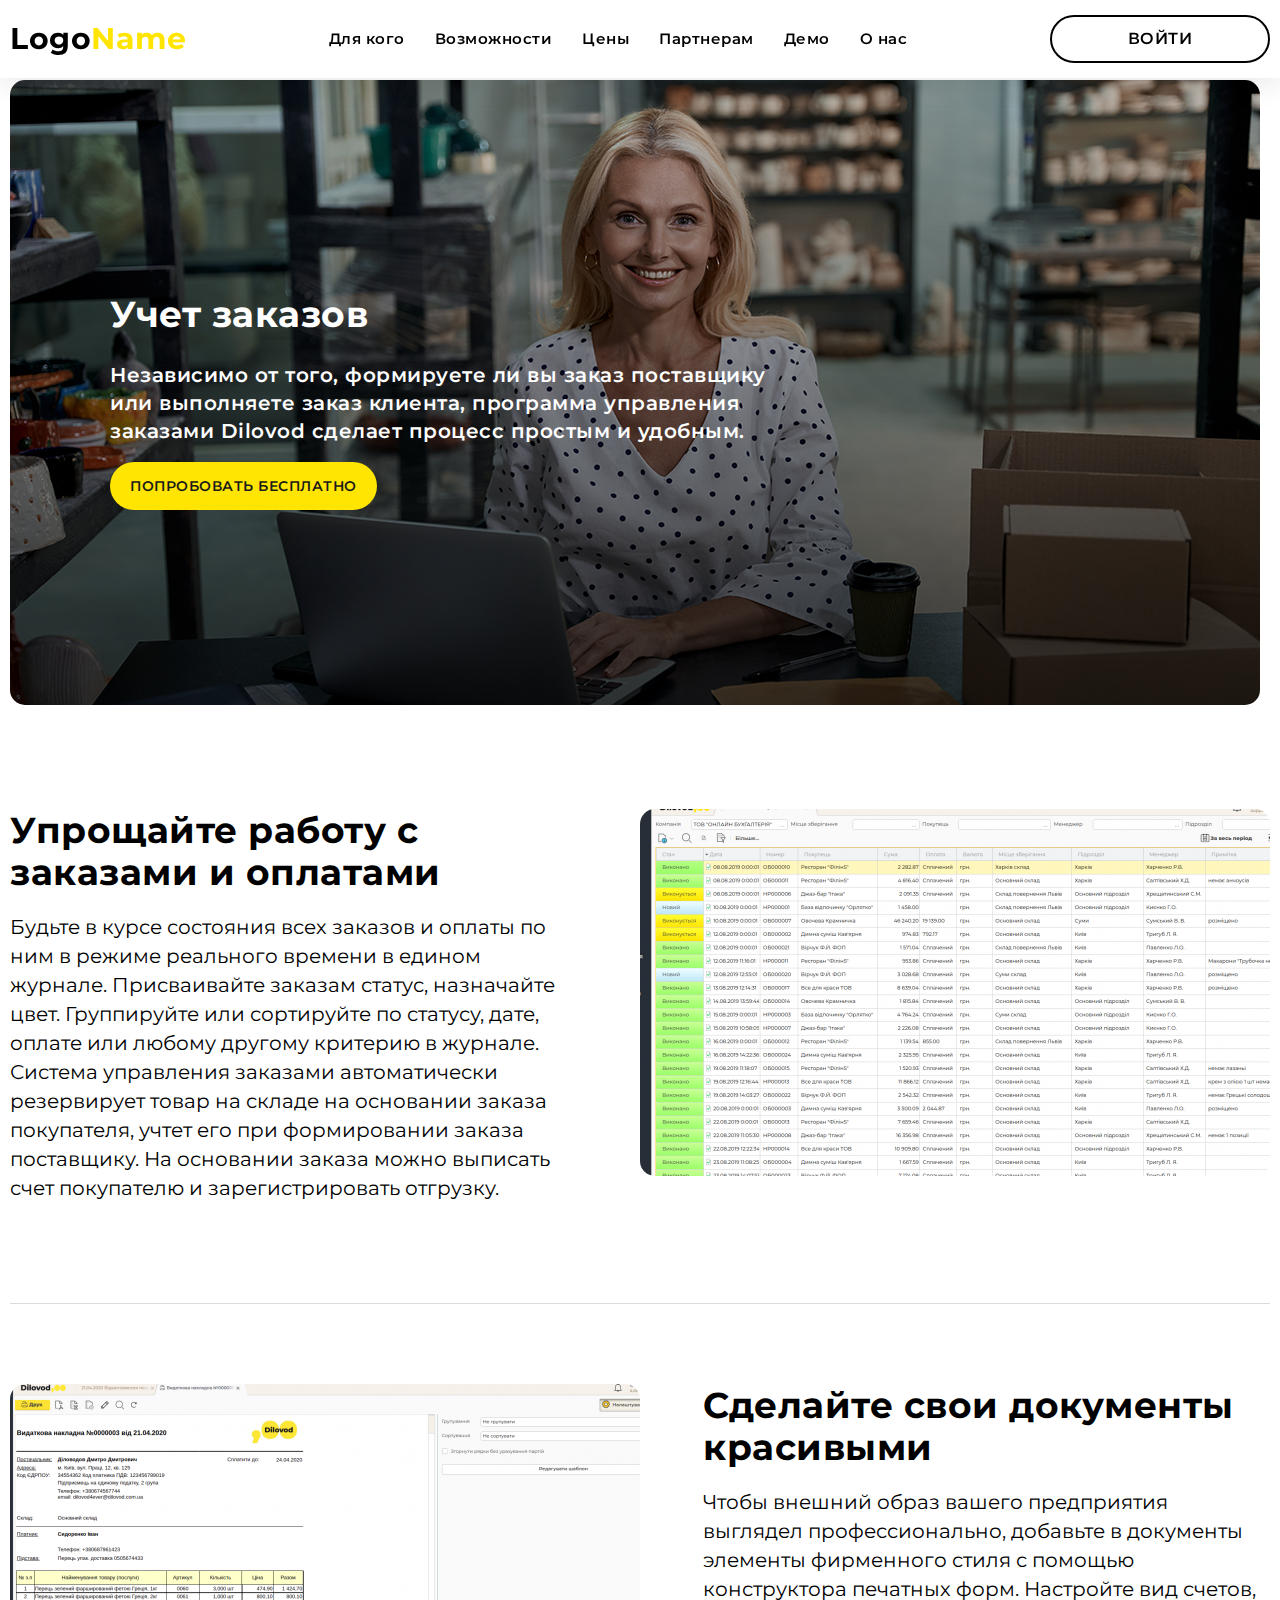
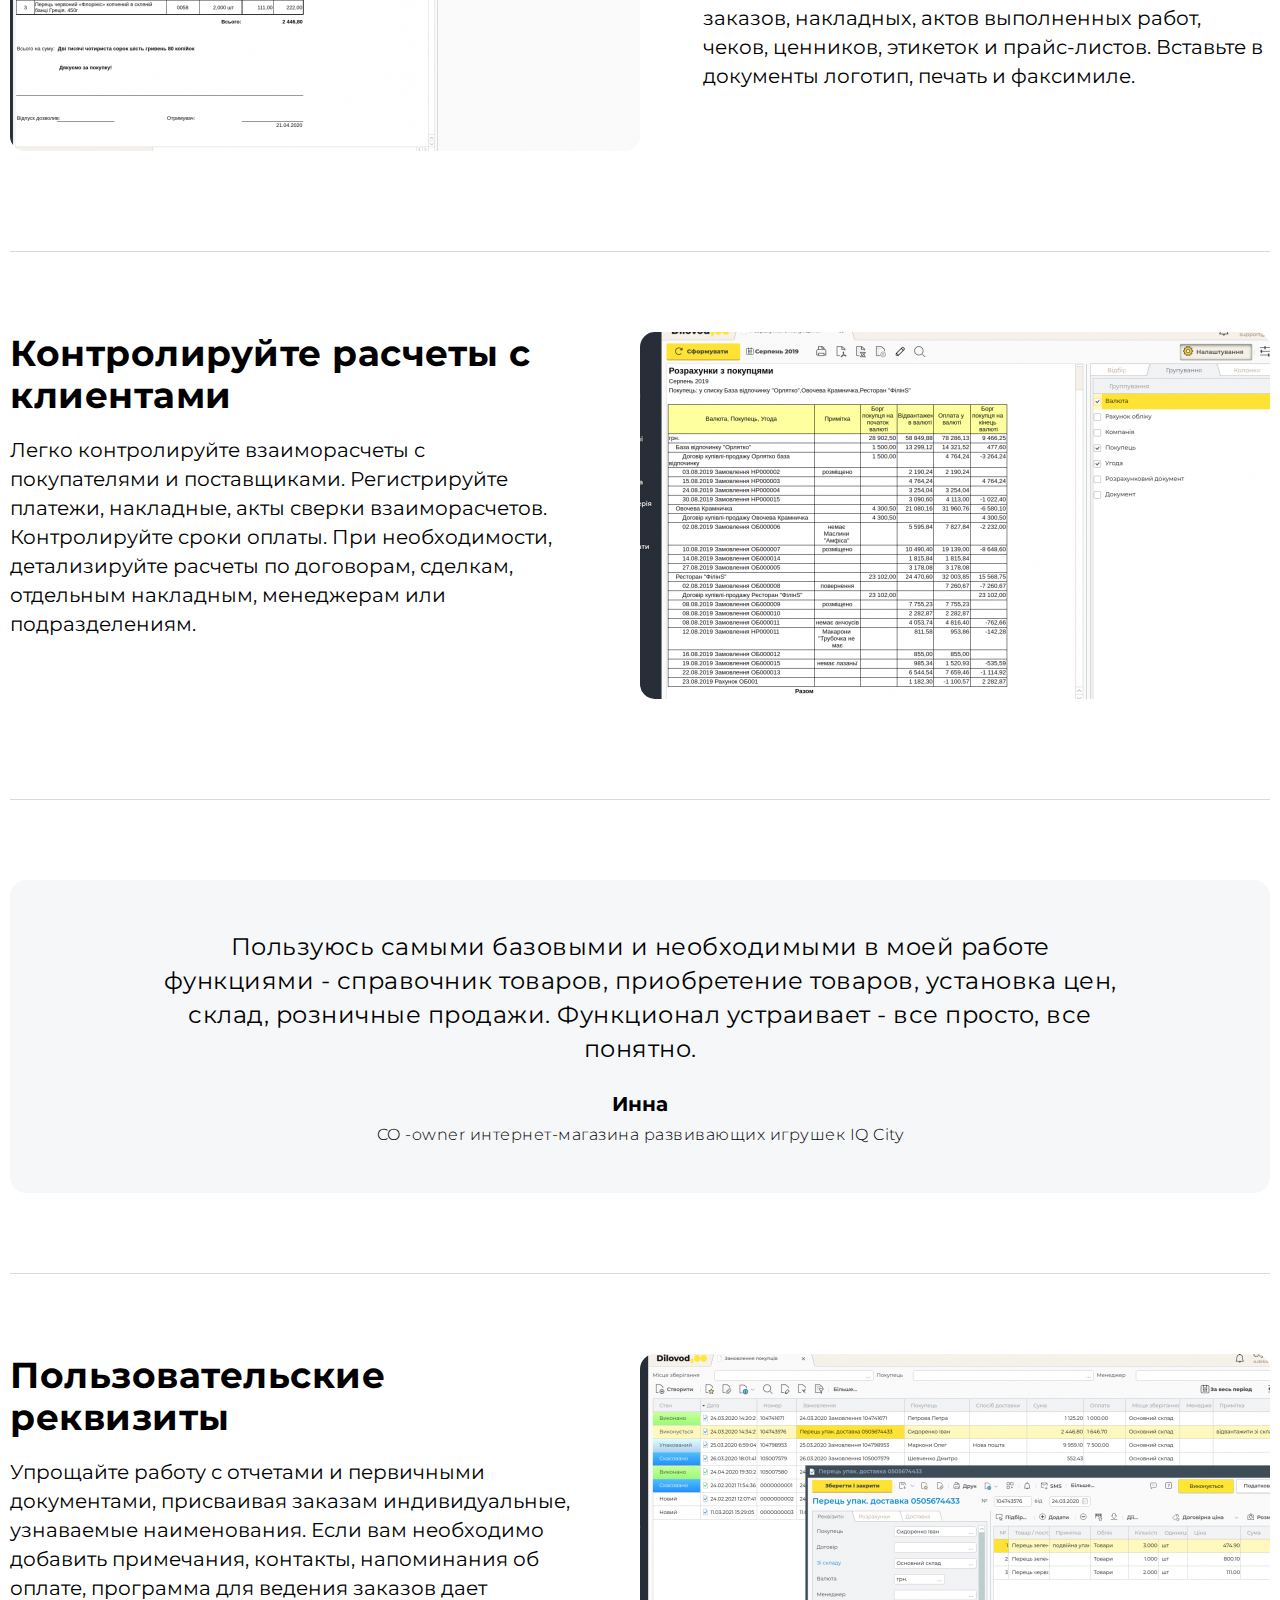
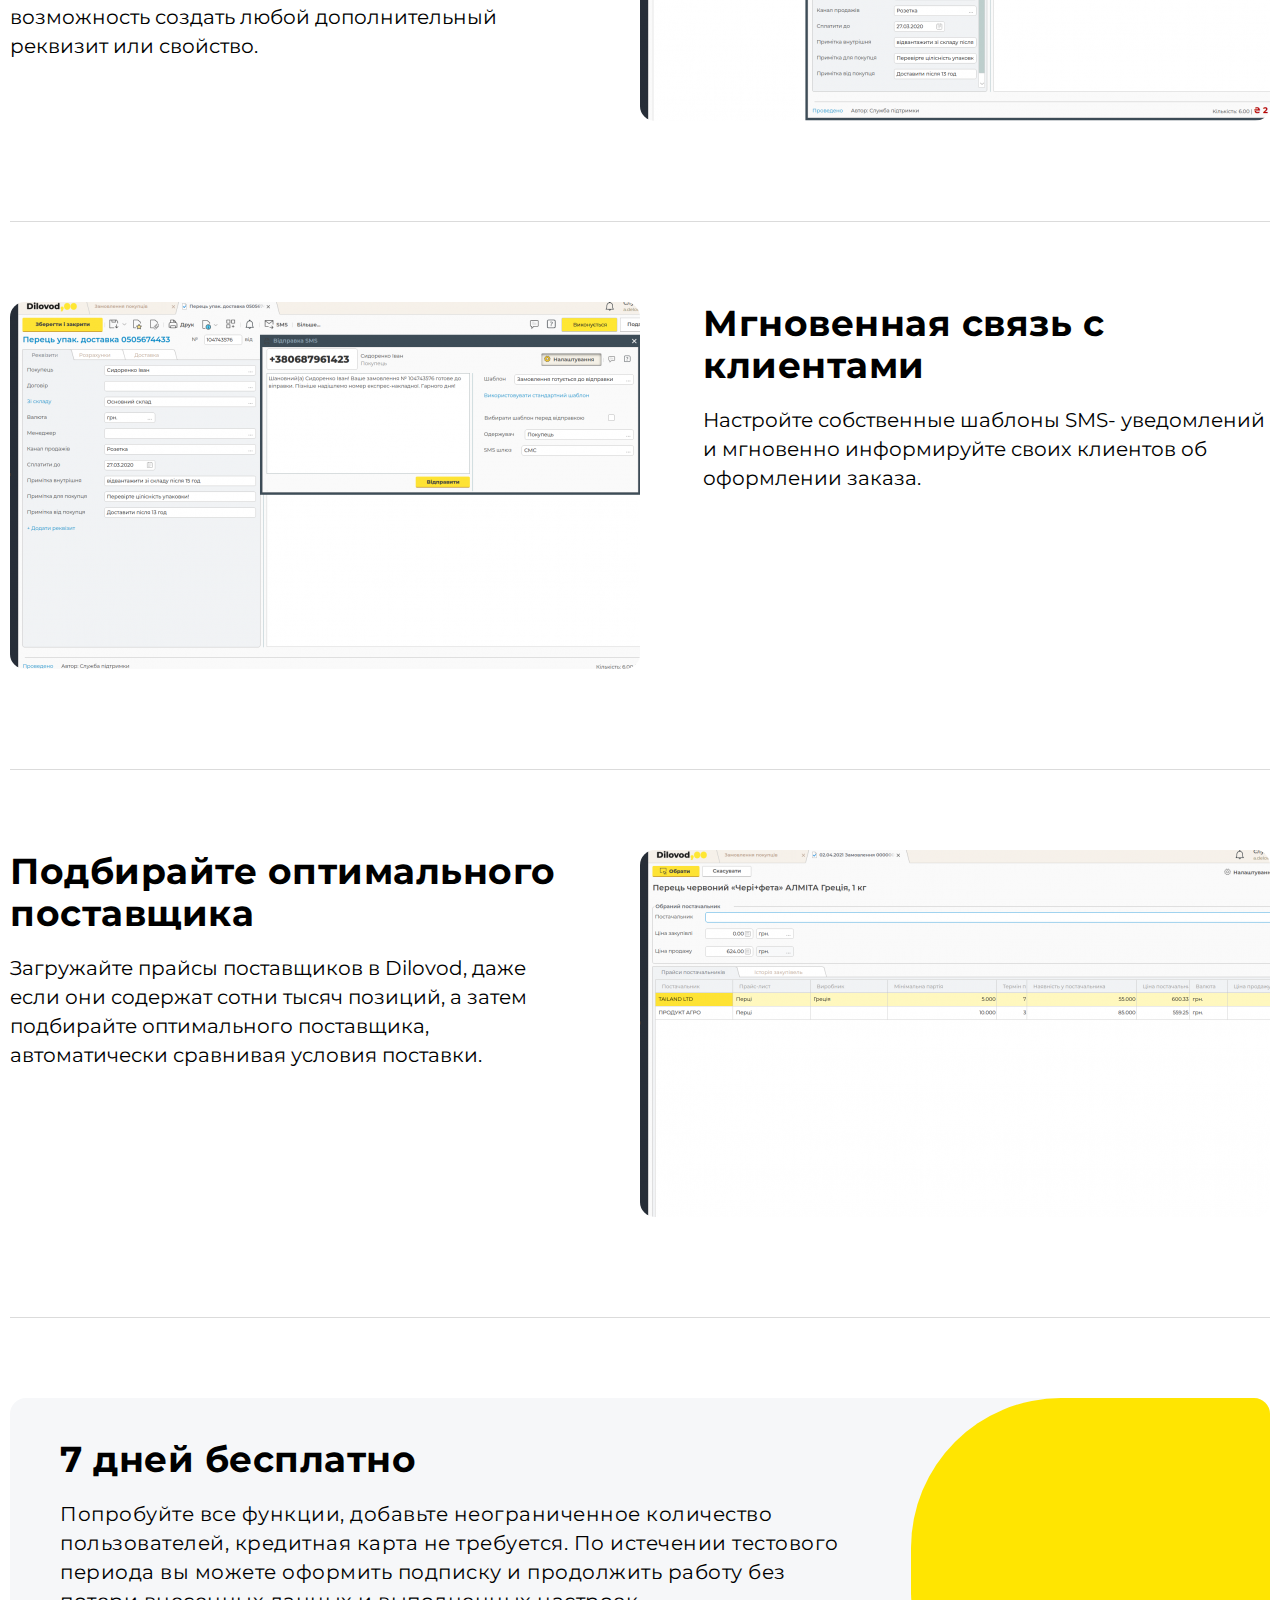
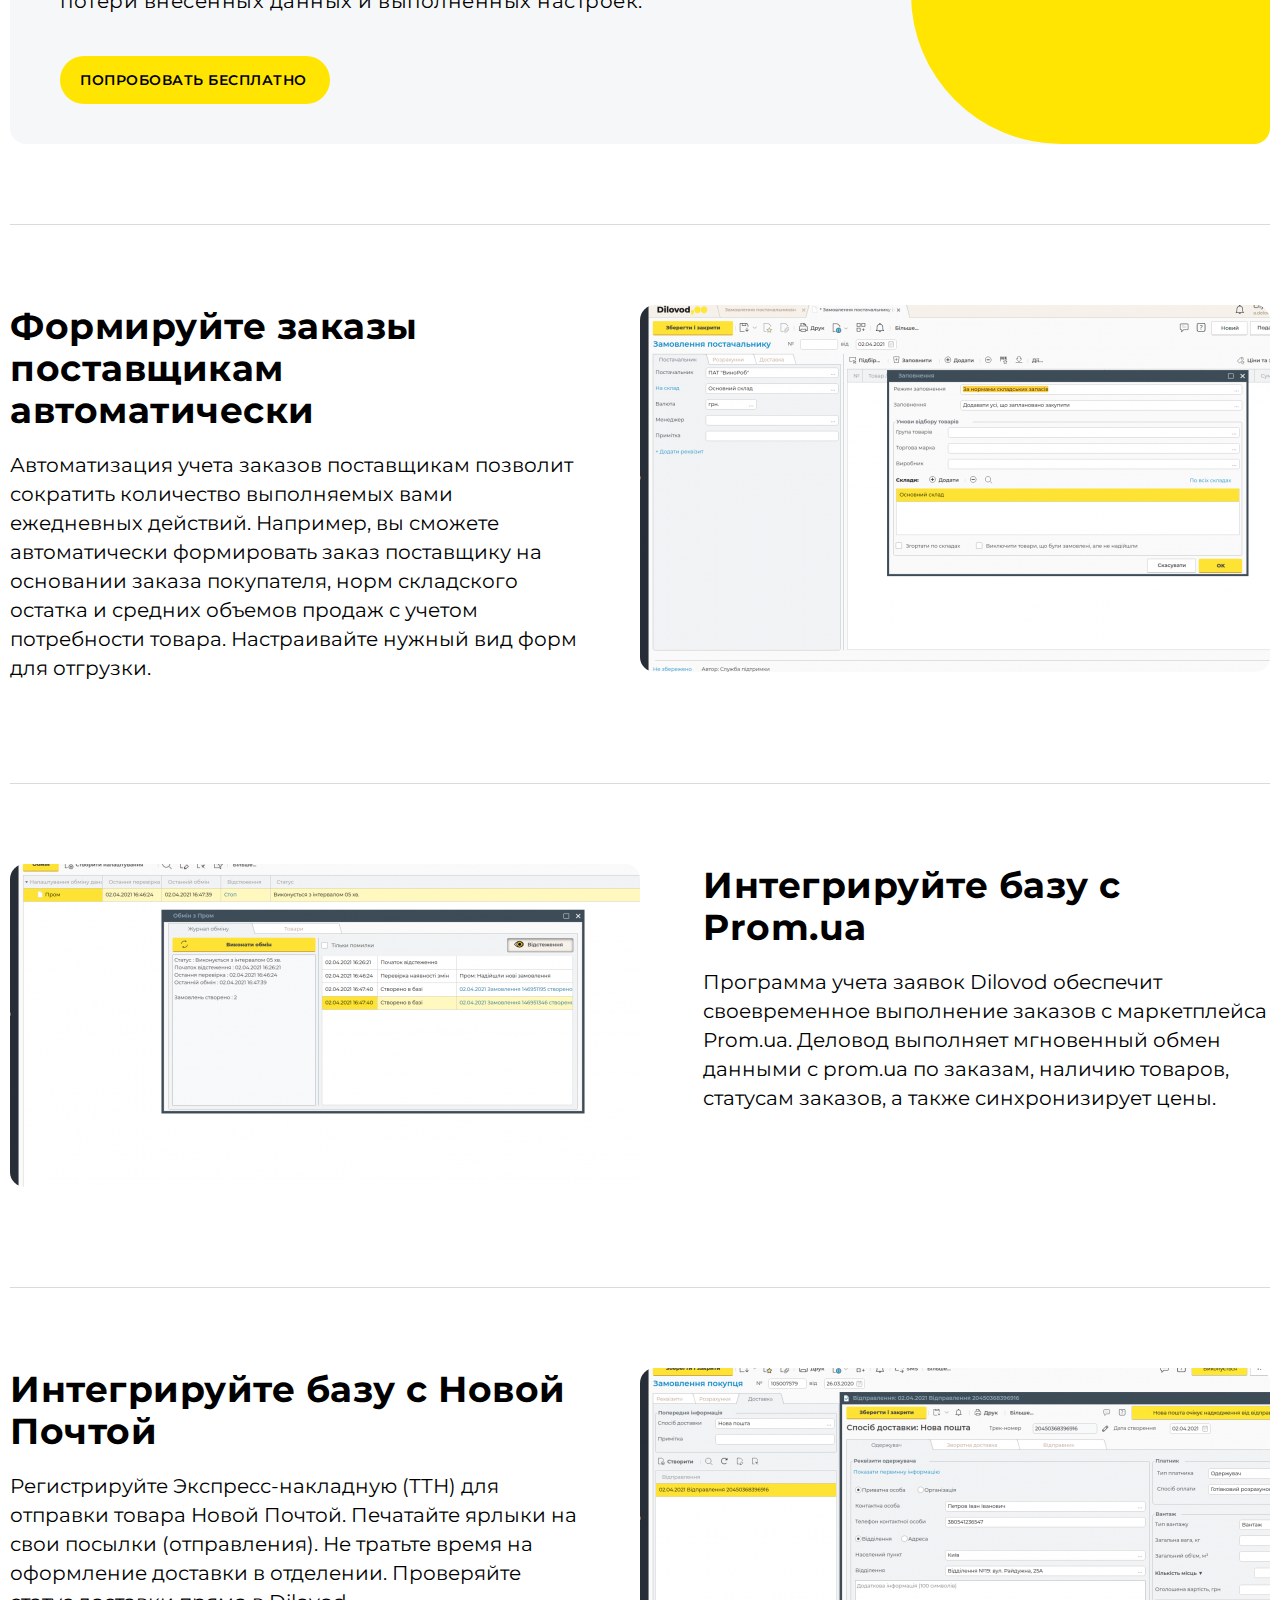
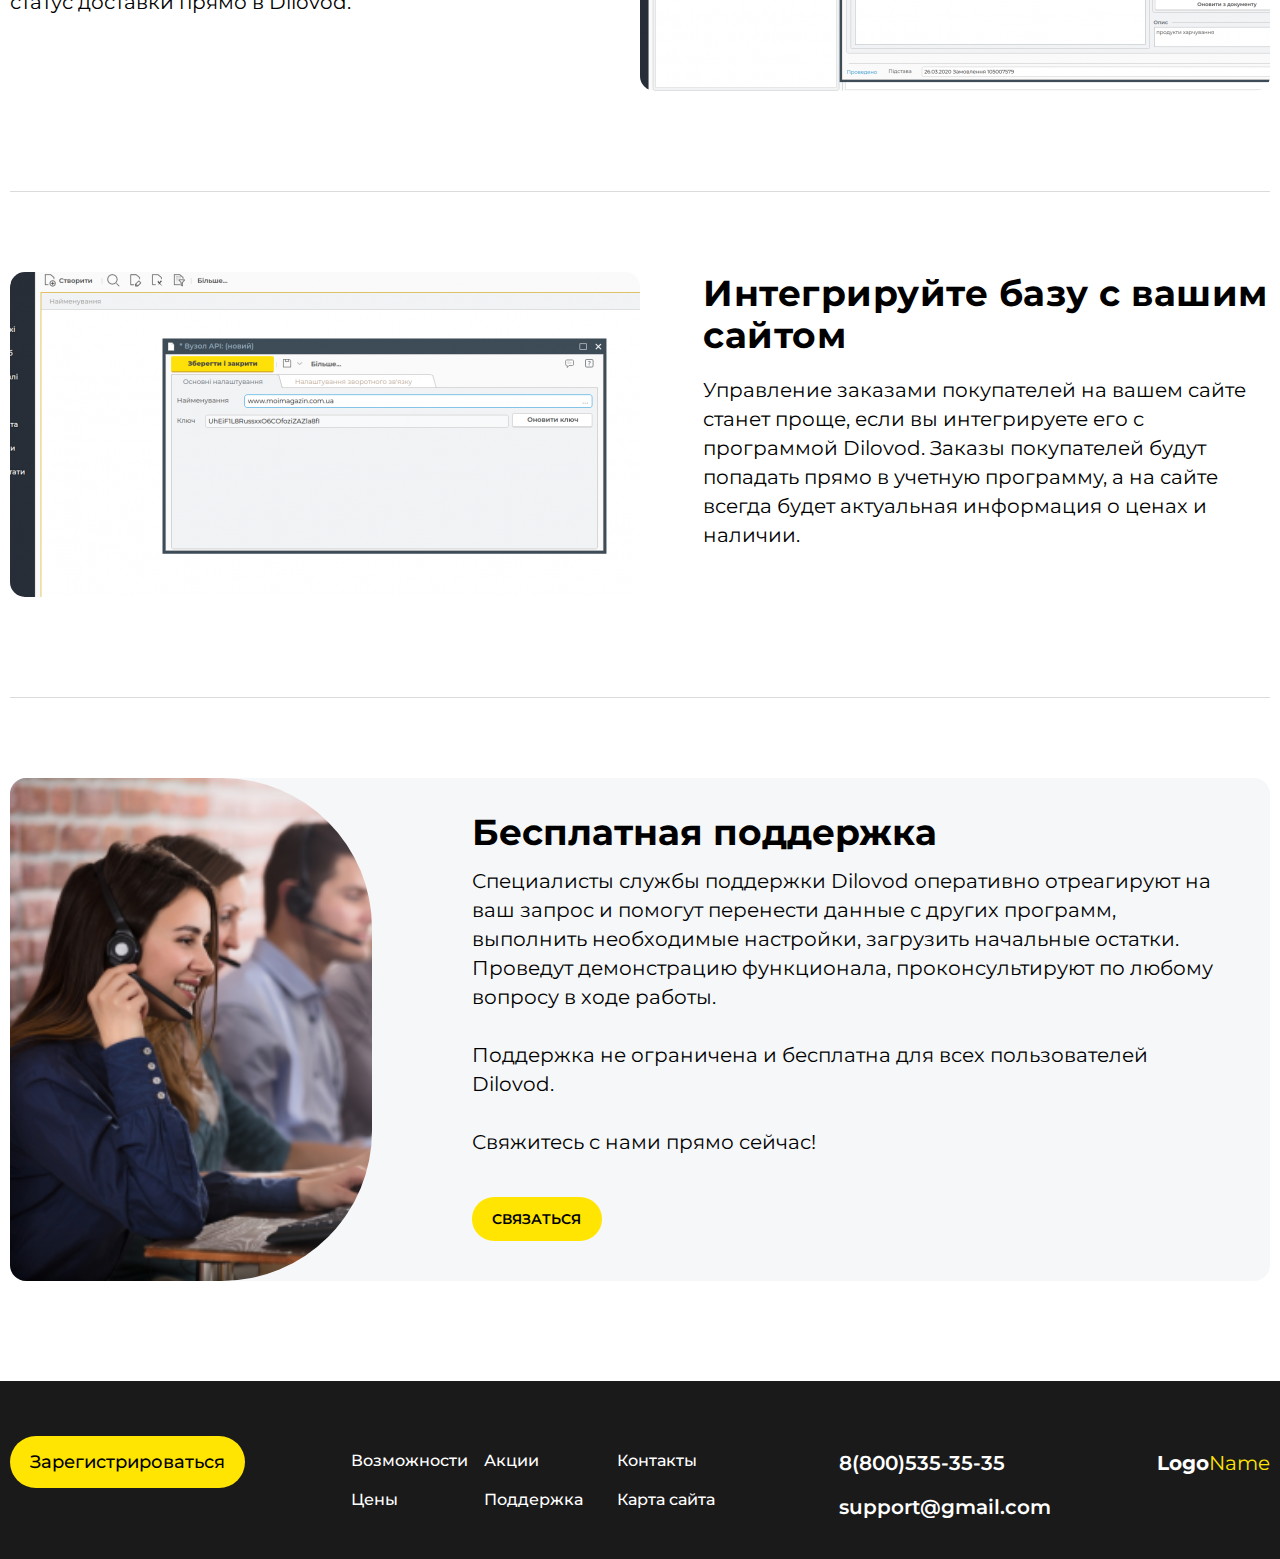
<file: index.html>
<!DOCTYPE html>
<html lang="en">
  <head>
    <meta charset="UTF-8" />
    <meta http-equiv="X-UA-Compatible" content="IE=edge" />
    <meta name="viewport" content="width=device-width, initial-scale=1.0" />
    <title>Document</title>
    <link rel="stylesheet" href="./index.css" />
  </head>
  <body>
    <header>
      <div class="container">
        <div class="header_logo">
          <a href="./index.html">Logo<span>Name</span></a>
        </div>
        <div class="header_nav">
          <ul>
            <a href="./price.html"><li>Для кого</li></a>
            <a href="./price.html"><li>Возможности</li></a>
            <a href="./price.html"><li>Цены</li></a>
            <a href="./price.html"><li>Партнерам</li></a>
            <a href="./price.html"><li>Демо</li></a>
            <a href="./price.html"><li>О нас</li></a>
          </ul>
        </div>

        <a class="header_button" href="./login.html">ВОЙТИ</a>
      </div>
    </header>

    <main>
      <div class="container">
        <div class="main_banner-item">
          <picture>
            <img src="./src/main.png" alt="" />
          </picture>
          <div class="main_banner-wrapper">
            <div class="main_banner-content">
              <h1>Учет заказов</h1>
              <p>
                Независимо от того, формируете ли вы заказ поставщику или
                выполняете заказ клиента, программа управления заказами Dilovod
                сделает процесс простым и удобным.
              </p>
              <div class="main_banner-button">
                <a href="./login.html">ПОПРОБОВАТЬ БЕСПЛАТНО</a>
              </div>
            </div>
          </div>
        </div>
      </div>
    </main>

    <div class="fact_block">
      <div class="container">
        <div class="container_content">
          <div class="fact_card">
            <img height="367px" width="50%" src="./src/gallary1.png" alt="" />
            <div class="fact_text">
              <h1>Упрощайте работу с заказами и оплатами</h1>
              <p>
                Будьте в курсе состояния всех заказов и оплаты по ним в режиме
                реального времени в едином журнале. Присваивайте заказам статус,
                назначайте цвет. Группируйте или сортируйте по статусу, дате,
                оплате или любому другому критерию в журнале. Система управления
                заказами автоматически резервирует товар на складе на основании
                заказа покупателя, учтет его при формировании заказа поставщику.
                На основании заказа можно выписать счет покупателю и
                зарегистрировать отгрузку.
              </p>
            </div>
          </div>
          <div class="hr"></div>

          <div class="fact_card">
            <img height="367px" width="50%" src="./src/gallary2.png" alt="" />
            <div class="fact_text">
              <h1>Сделайте свои документы красивыми</h1>
              <p>
                Чтобы внешний образ вашего предприятия выглядел профессионально,
                добавьте в документы элементы фирменного стиля с помощью
                конструктора печатных форм. Настройте вид счетов, заказов,
                накладных, актов выполненных работ, чеков, ценников, этикеток и
                прайс-листов. Вставьте в документы логотип, печать и факсимиле.
              </p>
            </div>
          </div>
          <div class="hr"></div>

          <div class="fact_card">
            <img height="367px" width="50%" src="./src/gallary3.png" alt="" />
            <div class="fact_text">
              <h1>Контролируйте расчеты с клиентами</h1>
              <p>
                Легко контролируйте взаиморасчеты с покупателями и поставщиками.
                Регистрируйте платежи, накладные, акты сверки взаиморасчетов.
                Контролируйте сроки оплаты. При необходимости, детализируйте
                расчеты по договорам, сделкам, отдельным накладным, менеджерам
                или подразделениям.
              </p>
            </div>
          </div>
          <div class="hr"></div>
        </div>

        <div class="block_review">
          <div class="review_content">
            <p>
              Пользуюсь самыми базовыми и необходимыми в моей работе функциями -
              справочник товаров, приобретение товаров, установка цен, склад,
              розничные продажи. Функционал устраивает - все просто, все
              понятно.
            </p>
            <p>Инна</p>
            <p>CO -owner интернет-магазина развивающих игрушек IQ City</p>
          </div>
        </div>
        <div class="hr"></div>

        <div class="container_content">
          <div class="fact_card">
            <img height="367px" width="50%" src="./src/gallary4.png" alt="" />
            <div class="fact_text">
              <h1>Пользовательские реквизиты</h1>
              <p>
                Упрощайте работу с отчетами и первичными документами, присваивая
                заказам индивидуальные, узнаваемые наименования. Если вам
                необходимо добавить примечания, контакты, напоминания об оплате,
                программа для ведения заказов дает возможность создать любой
                дополнительный реквизит или свойство.
              </p>
            </div>
          </div>
          <div class="hr"></div>
          <div class="fact_card">
            <img height="367px" width="50%" src="./src/gallary5.png" alt="" />
            <div class="fact_text">
              <h1>Мгновенная связь с клиентами</h1>
              <p>
                Настройте собственные шаблоны SMS- уведомлений и мгновенно
                информируйте своих клиентов об оформлении заказа.
              </p>
            </div>
          </div>
          <div class="hr"></div>
          <div class="fact_card">
            <img height="367px" width="50%" src="./src/gallary6.png" alt="" />
            <div class="fact_text">
              <h1>Подбирайте оптимального поставщика</h1>
              <p>
                Загружайте прайсы поставщиков в Dilovod, даже если они содержат
                сотни тысяч позиций, а затем подбирайте оптимального поставщика,
                автоматически сравнивая условия поставки.
              </p>
            </div>
          </div>
          <div class="hr"></div>
        </div>

        <div class="info_banner">
          <div class="info_text">
            <p>7 дней бесплатно</p>
            <p>
              Попробуйте все функции, добавьте неограниченное количество
              пользователей, кредитная карта не требуется. По истечении
              тестового периода вы можете оформить подписку и продолжить работу
              без потери внесенных данных и выполненных настроек.
            </p>
            <p>ПОПРОБОВАТЬ БЕСПЛАТНО</p>
          </div>
          <div class="bgi"></div>
        </div>
        <div class="hr"></div>

        <div class="container_content">
          <div class="fact_card">
            <img height="367px" width="50%" src="./src/gallary7.png" alt="" />
            <div class="fact_text">
              <h1>Формируйте заказы поставщикам автоматически</h1>
              <p>
                Автоматизация учета заказов поставщикам позволит сократить
                количество выполняемых вами ежедневных действий. Например, вы
                сможете автоматически формировать заказ поставщику на основании
                заказа покупателя, норм складского остатка и средних объемов
                продаж с учетом потребности товара. Настраивайте нужный вид форм
                для отгрузки.
              </p>
            </div>
          </div>
          <div class="hr"></div>

          <div class="fact_card">
            <img width="50%" src="./src/gallary8.png" alt="" />
            <div class="fact_text">
              <h1>Интегрируйте базу с Prom.ua</h1>
              <p>
                Программа учета заявок Dilovod обеспечит своевременное
                выполнение заказов с маркетплейса Prom.ua. Деловод выполняет
                мгновенный обмен данными с prom.ua по заказам, наличию товаров,
                статусам заказов, а также синхронизирует цены.
              </p>
            </div>
          </div>
          <div class="hr"></div>
          <div class="fact_card">
            <img width="50%" src="./src/gallary9.png" alt="" />
            <div class="fact_text">
              <h1>Интегрируйте базу с Новой Почтой</h1>
              <p>
                Регистрируйте Экспресс-накладную (ТТН) для отправки товара Новой
                Почтой. Печатайте ярлыки на свои посылки (отправления). Не
                тратьте время на оформление доставки в отделении. Проверяйте
                статус доставки прямо в Dilovod.
              </p>
            </div>
          </div>
          <div class="hr"></div>
          <div class="fact_card">
            <img width="50%" src="./src/gallary10.png" alt="" />
            <div class="fact_text">
              <h1>Интегрируйте базу с вашим сайтом</h1>
              <p>
                Управление заказами покупателей на вашем сайте станет проще,
                если вы интегрируете его с программой Dilovod. Заказы
                покупателей будут попадать прямо в учетную программу, а на сайте
                всегда будет актуальная информация о ценах и наличии.
              </p>
            </div>
          </div>
          <div class="hr"></div>
        </div>

        <div class="block_support">
          <div class="bg"></div>
          <div class="support_text">
            <p>Бесплатная поддержка</p>
            <p>
              Специалисты службы поддержки Dilovod оперативно отреагируют на ваш
              запрос и помогут перенести данные с других программ, выполнить
              необходимые настройки, загрузить начальные остатки. Проведут
              демонстрацию функционала, проконсультируют по любому вопросу в
              ходе работы. <br />
              <br />
              Поддержка не ограничена и бесплатна для всех пользователей
              Dilovod. <br />
              <br />
              Свяжитесь с нами прямо сейчас!
            </p>
            <p>СВЯЗАТЬСЯ</p>
          </div>
        </div>
      </div>
    </div>

    <footer>
      <div class="container">
        <div class="button_reg">
          <a href="./login.html">Зарегистрироваться</a>
        </div>
        <div class="footer_menu">
          <ul>
            <a href="./price.html"><li>Возможности</li></a>
            <a href="./price.html"><li>Цены</li></a>
            <a href="./price.html"><li>Акции</li></a>
            <a href="./price.html"><li>Поддержка</li></a>
            <a href="./price.html"><li>Контакты</li></a>
            <a href="./price.html"><li>Карта сайта</li></a>
          </ul>
        </div>
        <div class="footer_contacts">
          <a href="tel:+78005353535">8(800)535-35-35</a>
          <a href="mailto:support@gmail.com">support@gmail.com</a>
        </div>
        <div class="footer_logo">
          <a href="./index.html">Logo<span>Name</span></a>
        </div>
      </div>
    </footer>
  </body>
</html>
</file>
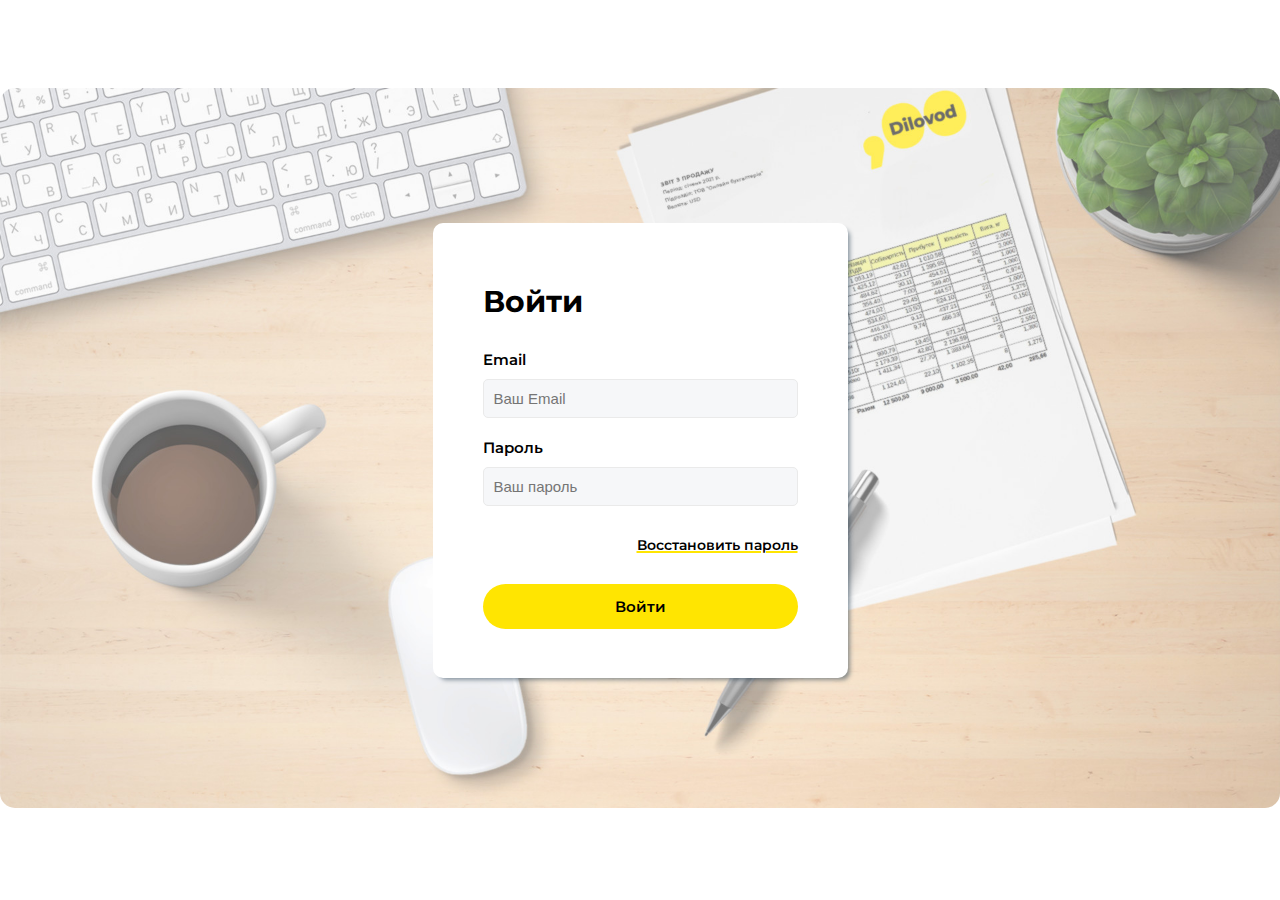
<file: login.html>
<!DOCTYPE html>
<html lang="en">
  <head>
    <meta charset="UTF-8" />
    <meta http-equiv="X-UA-Compatible" content="IE=edge" />
    <meta name="viewport" content="width=device-width, initial-scale=1.0" />
    <title>Document</title>
    <link rel="stylesheet" href="./index.css" />
  </head>
  <body>
    <div class="login_page">
      <div class="bg">
        <img width="100%" src="./src/login_bg.jpeg" alt="" />
      </div>

      <div class="login_form">
        <div class="inner_wrapper">
          <h1>Войти</h1>
          <div class="input_form">
            <div class="form">
              <p>Email</p>
              <input type="text" placeholder="Ваш Email" />
            </div>
            <div class="form">
              <p>Пароль</p>
              <input type="text" placeholder="Ваш пароль" />
            </div>
          </div>
          <a class="recover" href="#">Восстановить пароль</a>
          <a class="log" href="index.html">Войти</a>
        </div>
      </div>
    </div>
  </body>
</html>
</file>
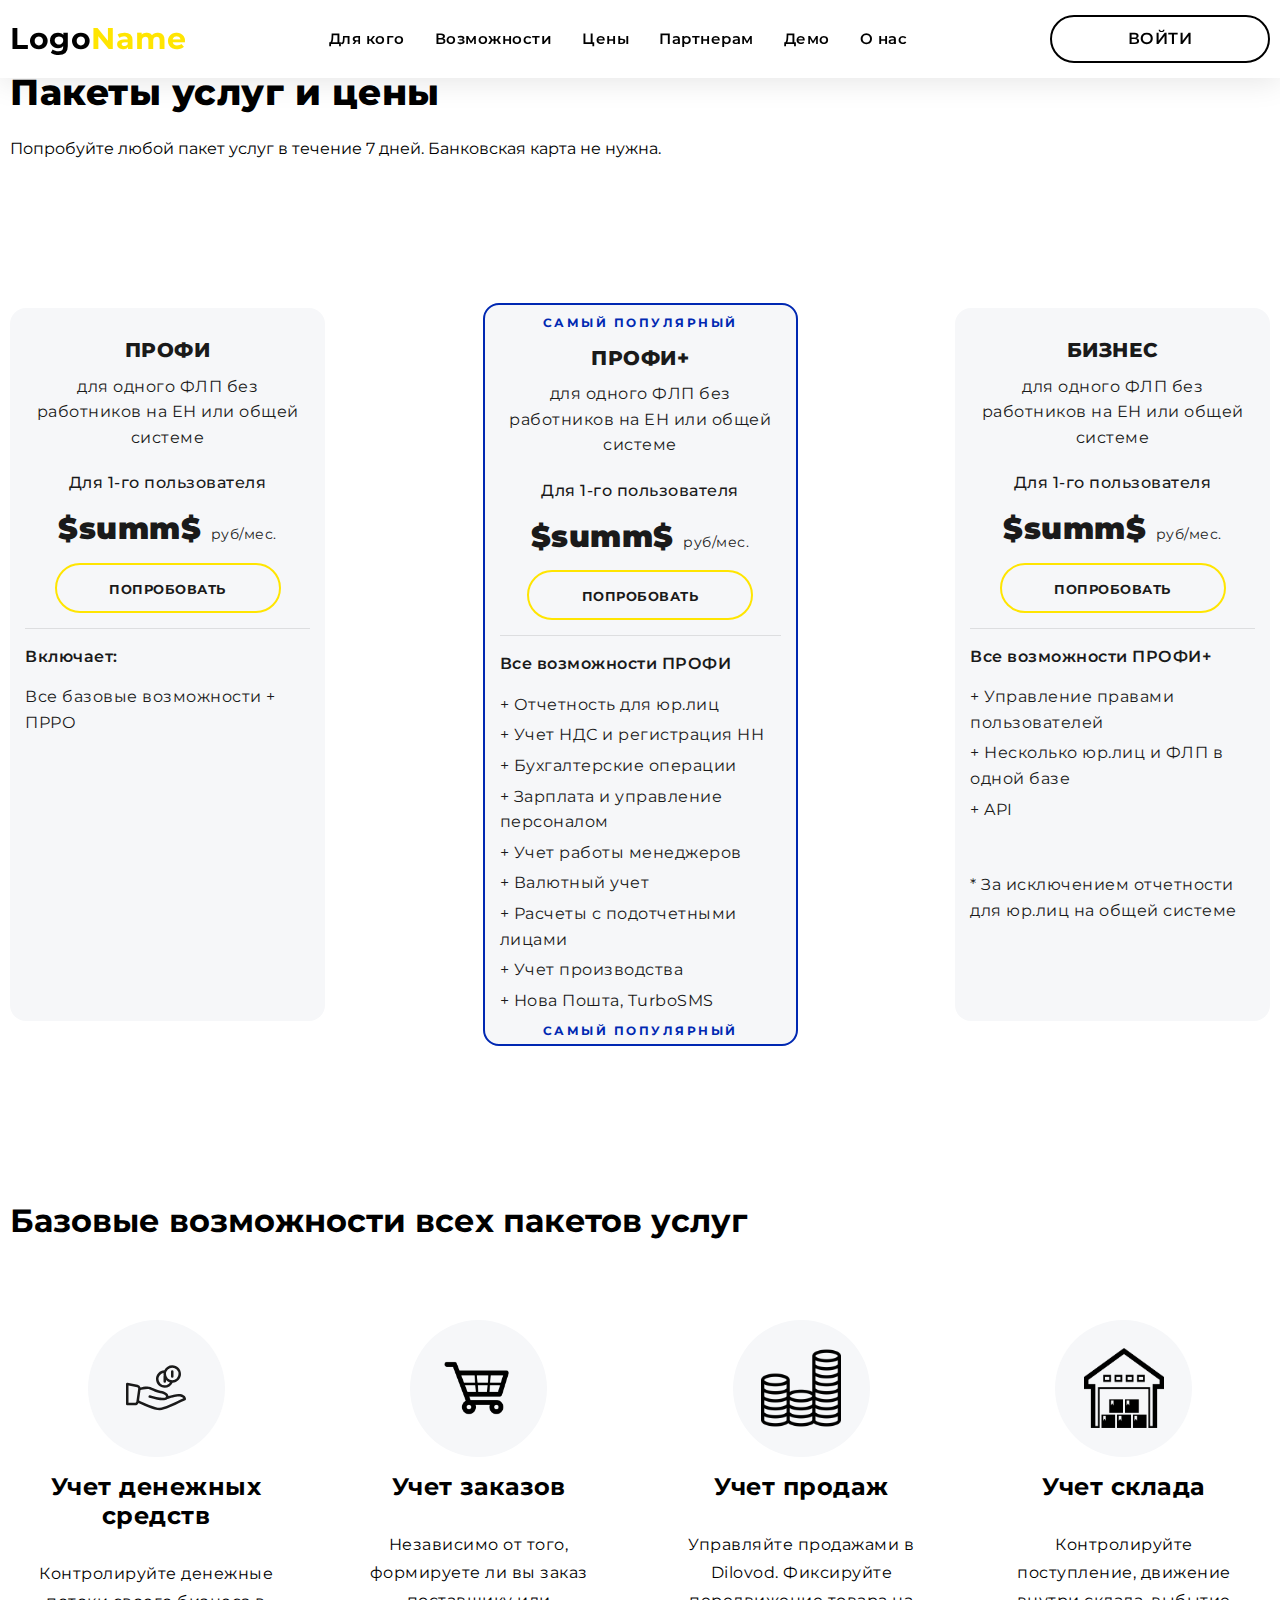
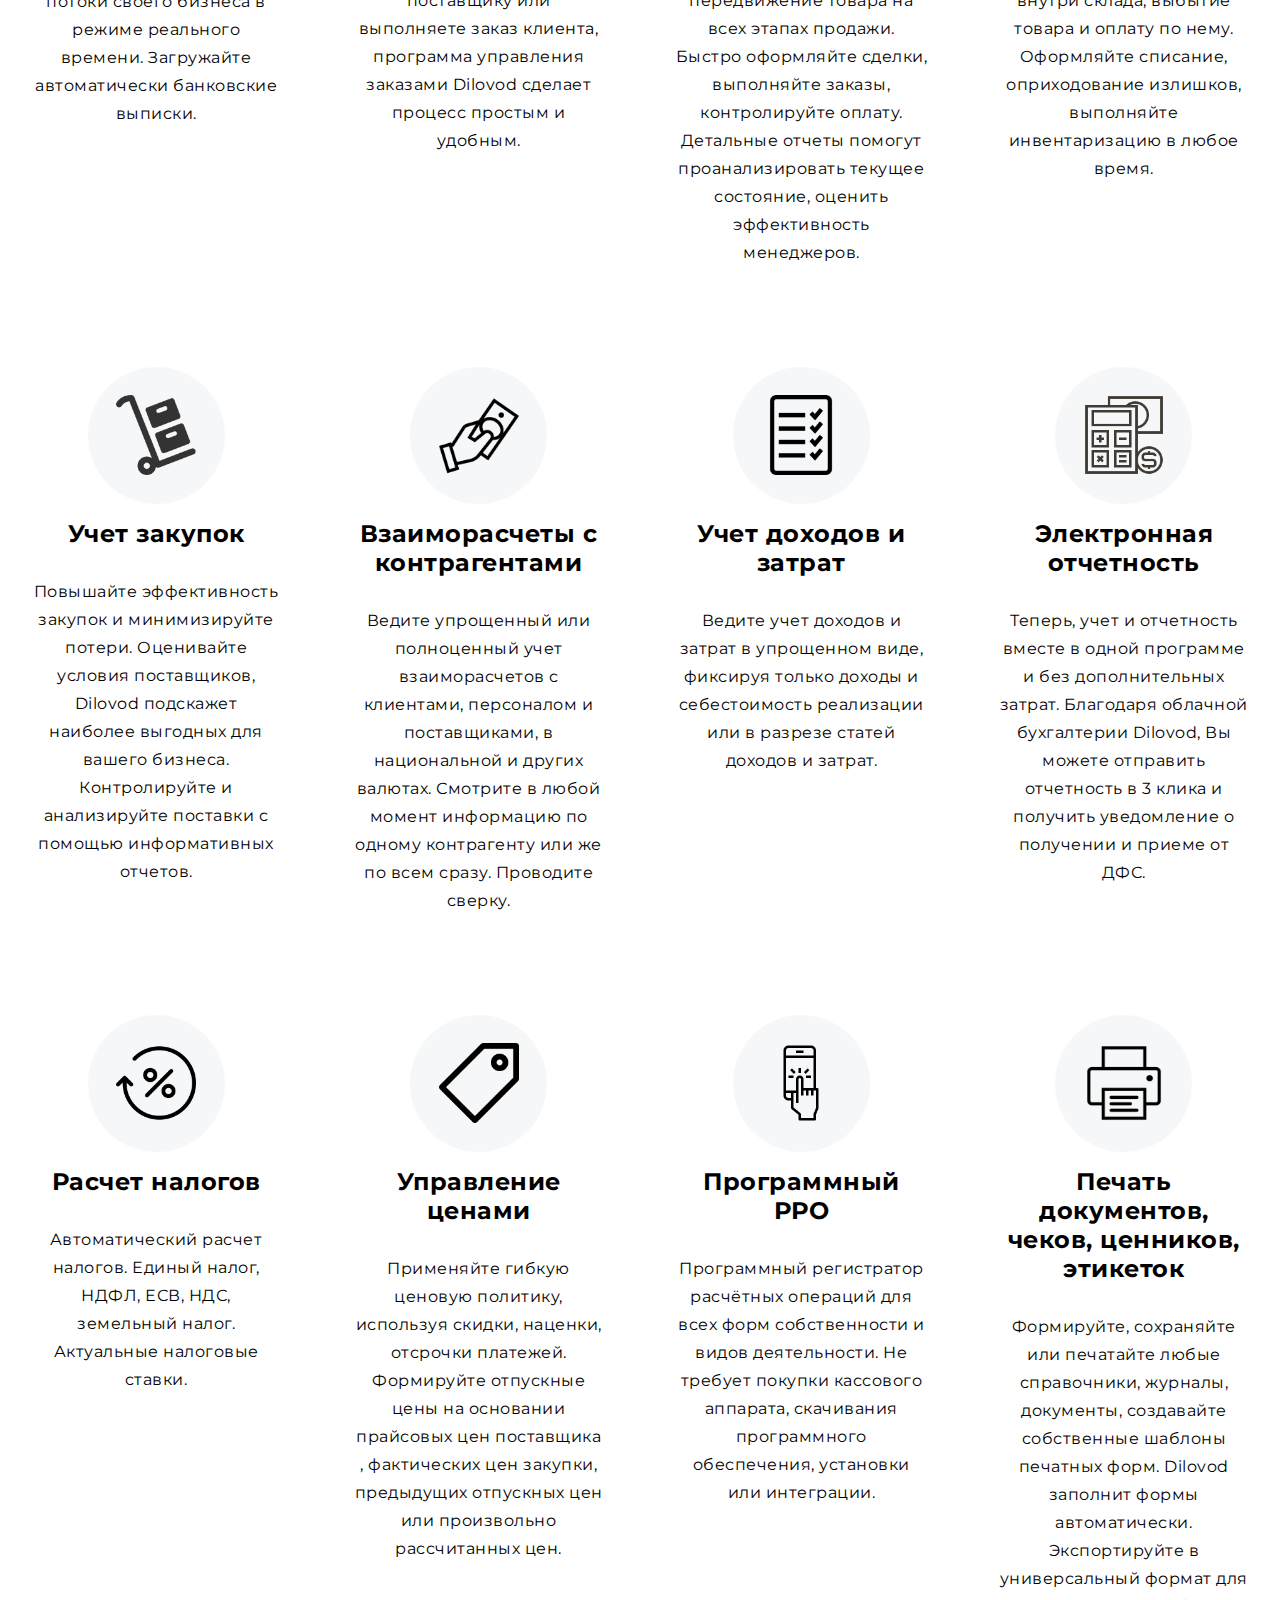
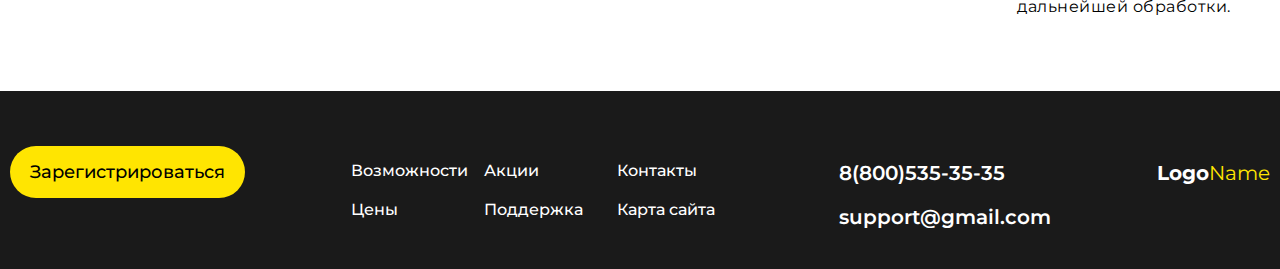
<file: price.html>
<!DOCTYPE html>
<html lang="en">
  <head>
    <meta charset="UTF-8" />
    <meta http-equiv="X-UA-Compatible" content="IE=edge" />
    <meta name="viewport" content="width=device-width, initial-scale=1.0" />
    <title>Document</title>
    <link rel="stylesheet" href="./index.css" />
  </head>
  <body>
    <header>
      <div class="container">
        <div class="header_logo">
          <a href="./index.html">Logo<span>Name</span></a>
        </div>
        <div class="header_nav">
          <ul>
            <a href="./price.html"><li>Для кого</li></a>
            <a href="./price.html"><li>Возможности</li></a>
            <a href="./price.html"><li>Цены</li></a>
            <a href="./price.html"><li>Партнерам</li></a>
            <a href="./price.html"><li>Демо</li></a>
            <a href="./price.html"><li>О нас</li></a>
          </ul>
        </div>

        <a class="header_button" href="./login.html">ВОЙТИ</a>
      </div>
    </header>

    <div class="price_page">
      <div class="container">
        <main>
          <div class="title">
            <h1>Пакеты услуг и цены</h1>
            <p>
              Попробуйте любой пакет услуг в течение 7 дней. Банковская карта не
              нужна.
            </p>
          </div>
          <div class="cards">
            <div class="item">
              <div class="item_content__one">
                <p>ПРОФИ</p>
                <p>для одного ФЛП без работников на ЕН или общей системе</p>
                <p>Для 1-го пользователя</p>
                <p>$summ$ <span>руб/мес.</span></p>
                <a class="btn" href="./login.html">ПОПРОБОВАТЬ</a>
                <div class="wr">
                  <!-- полоска -->
                </div>
                <p>Включает:</p>
                <p>Все базовые возможности + ПРРО</p>
              </div>
            </div>

            <div class="item">
              <div class="item_content__best">
                <h4 class="title">САМЫЙ ПОПУЛЯРНЫЙ</h4>
                <p>ПРОФИ+</p>
                <p>для одного ФЛП без работников на ЕН или общей системе</p>
                <p>Для 1-го пользователя</p>
                <p>$summ$ <span>руб/мес.</span></p>
                <a class="btn" href="./login.html">ПОПРОБОВАТЬ</a>
                <div class="wr">
                  <!-- полоска -->
                </div>
                <p>Все возможности ПРОФИ</p>
                <div class="like_ul">
                  <ul>
                    <li>+ Отчетность для юр.лиц</li>
                    <li>+ Учет НДС и регистрация НН</li>
                    <li>+ Бухгалтерские операции</li>
                    <li>+ Зарплата и управление персоналом</li>
                    <li>+ Учет работы менеджеров</li>
                    <li>+ Валютный учет</li>
                    <li>+ Расчеты с подотчетными лицами</li>
                    <li>+ Учет производства</li>
                    <li>+ Нова Пошта, TurboSMS</li>
                  </ul>
                </div>
                <h4>САМЫЙ ПОПУЛЯРНЫЙ</h4>
              </div>
            </div>

            <div class="item">
              <div class="item_content__two">
                <p>БИЗНЕС</p>
                <p>для одного ФЛП без работников на ЕН или общей системе</p>
                <p>Для 1-го пользователя</p>
                <p>$summ$ <span>руб/мес.</span></p>
                <a class="btn" href="./login.html">ПОПРОБОВАТЬ</a>
                <div class="wr">
                  <!-- полоска -->
                </div>
                <p>Все возможности ПРОФИ+</p>
                <ul>
                  <li>+ Управление правами пользователей</li>
                  <li>+ Несколько юр.лиц и ФЛП в одной базе</li>
                  <li>+ API</li>
                </ul>
                <p>* За исключением отчетности для юр.лиц на общей системе</p>
              </div>
            </div>
          </div>
        </main>
      </div>
      <div class="container">
        <div class="advantages">
          <h1>Базовые возможности всех пакетов услуг</h1>
          <div class="cards">
            <div class="card">
              <div class="img">
                <img src="./src/1.svg" alt="" />
              </div>
              <h3>Учет денежных средств</h3>
              <p>
                Контролируйте денежные потоки своего бизнеса в режиме реального
                времени. Загружайте автоматически банковские выписки.
              </p>
            </div>

            <div class="card">
              <div class="img">
                <img width="80px" height="80px" src="./src/2.png" alt="" />
              </div>
              <h3>Учет заказов</h3>
              <p>
                Независимо от того, формируете ли вы заказ поставщику или
                выполняете заказ клиента, программа управления заказами Dilovod
                сделает процесс простым и удобным.
              </p>
            </div>

            <div class="card">
              <div class="img">
                <img width="80px" height="80px" src="./src/3.png" alt="" />
              </div>
              <h3>Учет продаж</h3>
              <p>
                Управляйте продажами в Dilovod. Фиксируйте передвижение товара
                на всех этапах продажи. Быстро оформляйте сделки, выполняйте
                заказы, контролируйте оплату. Детальные отчеты помогут
                проанализировать текущее состояние, оценить эффективность
                менеджеров.
              </p>
            </div>

            <div class="card">
              <div class="img">
                <img width="80px" height="80px" src="./src/4.png" alt="" />
              </div>
              <h3>Учет склада</h3>
              <p>
                Контролируйте поступление, движение внутри склада, выбытие
                товара и оплату по нему. Оформляйте списание, оприходование
                излишков, выполняйте инвентаризацию в любое время.
              </p>
            </div>
            <div class="card">
              <div class="img">
                <img width="80px" height="80px" src="./src/5.png" alt="" />
              </div>
              <h3>Учет закупок</h3>
              <p>
                Повышайте эффективность закупок и минимизируйте потери.
                Оценивайте условия поставщиков, Dilovod подскажет наиболее
                выгодных для вашего бизнеса. Контролируйте и анализируйте
                поставки с помощью информативных отчетов.
              </p>
            </div>

            <div class="card">
              <div class="img">
                <img width="80px" height="80px" src="./src/6.png" alt="" />
              </div>
              <h3>Взаиморасчеты с контрагентами</h3>
              <p>
                Ведите упрощенный или полноценный учет взаиморасчетов с
                клиентами, персоналом и поставщиками, в национальной и других
                валютах. Смотрите в любой момент информацию по одному
                контрагенту или же по всем сразу. Проводите сверку.
              </p>
            </div>

            <div class="card">
              <div class="img">
                <img width="80px" height="80px" src="./src/7.png" alt="" />
              </div>
              <h3>Учет доходов и затрат</h3>
              <p>
                Ведите учет доходов и затрат в упрощенном виде, фиксируя только
                доходы и себестоимость реализации или в разрезе статей доходов и
                затрат.
              </p>
            </div>

            <div class="card">
              <div class="img">
                <img width="80px" height="80px" src="./src/8.png" alt="" />
              </div>
              <h3>Электронная отчетность</h3>
              <p>
                Теперь, учет и отчетность вместе в одной программе и без
                дополнительных затрат. Благодаря облачной бухгалтерии Dilovod,
                Вы можете отправить отчетность в 3 клика и получить уведомление
                о получении и приеме от ДФС.
              </p>
            </div>
            <div class="card">
              <div class="img">
                <img width="80px" height="80px" src="./src/9.png" alt="" />
              </div>
              <h3>Расчет налогов</h3>
              <p>
                Автоматический расчет налогов. Единый налог, НДФЛ, ЕСВ, НДС,
                земельный налог. Актуальные налоговые ставки.
              </p>
            </div>

            <div class="card">
              <div class="img">
                <img width="80px" height="80px" src="./src/10.png" alt="" />
              </div>
              <h3>Управление ценами</h3>
              <p>
                Применяйте гибкую ценовую политику, используя скидки, наценки,
                отсрочки платежей. Формируйте отпускные цены на основании
                прайсовых цен поставщика , фактических цен закупки, предыдущих
                отпускных цен или произвольно рассчитанных цен.
              </p>
            </div>

            <div class="card">
              <div class="img">
                <img width="80px" height="80px" src="./src/11.png" alt="" />
              </div>
              <h3>Программный РРО</h3>
              <p>
                Программный регистратор расчётных операций для всех форм
                собственности и видов деятельности. Не требует покупки кассового
                аппарата, скачивания программного обеспечения, установки или
                интеграции.
              </p>
            </div>

            <div class="card">
              <div class="img">
                <img width="80px" height="80px" src="./src/12.png" alt="" />
              </div>
              <h3>Печать документов, чеков, ценников, этикеток</h3>
              <p>
                Формируйте, сохраняйте или печатайте любые справочники, журналы,
                документы, создавайте собственные шаблоны печатных форм. Dilovod
                заполнит формы автоматически. Экспортируйте в универсальный
                формат для дальнейшей обработки.
              </p>
            </div>
          </div>
        </div>
      </div>
    </div>

    <footer>
      <div class="container">
        <div class="button_reg">
          <a href="./login.html">Зарегистрироваться</a>
        </div>
        <div class="footer_menu">
          <ul>
            <a href="./price.html"><li>Возможности</li></a>
            <a href="./price.html"><li>Цены</li></a>
            <a href="./price.html"><li>Акции</li></a>
            <a href="./price.html"><li>Поддержка</li></a>
            <a href="./price.html"><li>Контакты</li></a>
            <a href="./price.html"><li>Карта сайта</li></a>
          </ul>
        </div>
        <div class="footer_contacts">
          <a href="tel:+78005353535">8(800)535-35-35</a>
          <a href="mailto:support@gmail.com">support@gmail.com</a>
        </div>
        <div class="footer_logo">
          <a href="./index.html">Logo<span>Name</span></a>
        </div>
      </div>
    </footer>
  </body>
</html>
</file>
<file: index.css>
@import url("https://fonts.googleapis.com/css2?family=Montserrat:wght@300;400;500;600;700&display=swap");
* {
  margin: 0;
  padding: 0;
  box-sizing: border-box;
}

body {
  font-family: "Montserrat", sans-serif;
}
body .container {
  width: 1260px;
  display: flex;
  justify-content: space-between;
  margin: 0 auto;
}
body .hr {
  margin-bottom: 80px;
  width: 100%;
  height: 1px;
  background-color: #DBDBDB;
}
body header {
  position: fixed;
  z-index: 10;
  background-color: #fff;
  width: 100%;
  font-size: 15px;
  font-weight: 600;
  line-height: 18px;
  letter-spacing: 0.5px;
  box-shadow: 0 4px 30px rgba(0, 0, 0, 0.1);
}
body header .container {
  align-items: center;
  padding: 15px 0;
}
body header .container .header_logo {
  color: black;
  font-size: 30px;
  font-weight: 700;
}
body header .container .header_logo span {
  color: #FFE501;
}
body header .container ul {
  display: flex;
  gap: 0 30px;
}
body header .container ul li {
  transition: all 0.3s ease;
}
body header .container ul :hover {
  color: #FFE501;
  transition: all 0.3s ease;
}
body header .container .header_button {
  width: 220px;
  padding: 15px 20px;
  border-radius: 50px;
  border: 2px solid #000;
  text-align: center;
  font-size: 16px;
  line-height: 14px;
  font-weight: 600;
  transition: all 0.3s ease;
}
body header .container .header_button:hover {
  background-color: #1a1a1a;
  color: #fff;
}
body main .main_banner-item {
  margin-top: 80px;
  position: relative;
}
body main .main_banner-item picture {
  display: block;
}
body main .main_banner-item picture img {
  border-radius: 15px;
}
body main .main_banner-item .main_banner-wrapper {
  width: 100%;
  height: 100%;
  position: absolute;
  left: 0%;
  bottom: 0%;
  display: flex;
  align-items: center;
  padding-left: 100px;
}
body main .main_banner-item .main_banner-wrapper .main_banner-content {
  display: flex;
  flex-direction: column;
  gap: 25px 0;
  width: 60%;
  color: #fff;
  font-size: 20px;
  font-weight: 600;
  line-height: 28px;
  letter-spacing: 0.5px;
}
body main .main_banner-item .main_banner-wrapper .main_banner-content h1 {
  font-size: 36px;
  line-height: 44px;
  letter-spacing: 0.5px;
  font-weight: 700;
}
body main .main_banner-item .main_banner-wrapper .main_banner-content a {
  font-size: 14px;
  line-height: 14px;
  font-weight: 600;
  padding: 15px 20px;
  background-color: #FFE501;
  color: #1a1a1a;
  border-radius: 50px;
  transition: all 0.3s ease;
}
body main .main_banner-item .main_banner-wrapper .main_banner-content a:hover {
  background-color: #1a1a1a;
  color: #ffe501;
}
body .fact_block {
  margin: 100px 0;
}
body .fact_block .container {
  flex-direction: column;
}
body .fact_block .container .container_content :nth-child(4n+1) {
  flex-direction: row-reverse;
}
body .fact_block .container .container_content .fact_card {
  display: flex;
  justify-content: space-between;
  font-size: 20px;
  line-height: 29px;
  font-weight: 400;
  margin-bottom: 100px;
}
body .fact_block .container .container_content .fact_card .fact_text {
  display: flex;
  flex-direction: column;
  width: 45%;
}
body .fact_block .container .container_content .fact_card .fact_text h1 {
  font-size: 36px;
  line-height: 42px;
  letter-spacing: 0.5px;
  font-weight: 700;
  margin-bottom: 20px;
}
body .fact_block .container .container_content .fact_card img {
  border-radius: 15px;
  -o-object-fit: none;
     object-fit: none;
}
body .fact_block .container .block_review {
  background-color: #f6f7f9;
  border-radius: 16px;
  margin-bottom: 80px;
}
body .fact_block .container .block_review .review_content {
  text-align: center;
  padding: 50px 150px;
}
body .fact_block .container .block_review .review_content :first-child {
  font-size: 24px;
  line-height: 34px;
  letter-spacing: 0.5px;
  font-weight: 400;
  padding-bottom: 25px;
}
body .fact_block .container .block_review .review_content :nth-child(2) {
  font-size: 20px;
  line-height: 26px;
  letter-spacing: 0.25px;
  font-weight: 700;
  padding-bottom: 10px;
}
body .fact_block .container .block_review .review_content :nth-child(3) {
  font-size: 16px;
  line-height: 16px;
  letter-spacing: 0.5px;
  font-weight: 300;
}
body .fact_block .container .info_banner {
  display: flex;
  background-color: #f6f7f9;
  border-radius: 16px;
  margin-bottom: 80px;
}
body .fact_block .container .info_banner .info_text {
  padding: 40px 50px;
  letter-spacing: 0.5px;
  font-weight: 400;
  display: flex;
  flex-direction: column;
}
body .fact_block .container .info_banner .info_text :first-child {
  font-size: 36px;
  line-height: 42px;
  font-weight: 700;
  padding-bottom: 20px;
}
body .fact_block .container .info_banner .info_text :nth-child(2) {
  font-size: 20px;
  line-height: 29px;
  padding-bottom: 40px;
}
body .fact_block .container .info_banner .info_text :last-child {
  font-size: 14px;
  font-weight: 600;
  padding: 15px 20px;
  background-color: #FFE501;
  width: 270px;
  border-radius: 50px;
  transition: all 0.3s ease;
}
body .fact_block .container .info_banner .info_text :last-child:hover {
  background-color: #1a1a1a;
  color: #ffe501;
}
body .fact_block .container .info_banner .bgi {
  width: 100%;
  border-radius: 150px 16px 16px 150px;
  background-color: #FFE501;
}
body .fact_block .container .block_support {
  display: flex;
  font-size: 20px;
  gap: 0 50px;
  background-color: #f6f7f9;
  border-radius: 16px;
}
body .fact_block .container .block_support .bg {
  background-image: url(./src/bg_support.png);
  width: 30%;
  background-size: cover;
  background-repeat: no-repeat;
  border-radius: 16px 150px 150px 16px;
  min-height: 300px;
}
body .fact_block .container .block_support .support_text {
  width: 70%;
  padding: 40px 50px;
  line-height: 29px;
  font-weight: 400;
}
body .fact_block .container .block_support .support_text :first-child {
  font-size: 36px;
  font-weight: 700;
  padding-bottom: 20px;
}
body .fact_block .container .block_support .support_text :nth-child(2) {
  padding-bottom: 40px;
}
body .fact_block .container .block_support .support_text :last-child {
  font-size: 14px;
  line-height: 14px;
  font-weight: 600;
  padding: 15px 20px;
  width: 130px;
  background-color: #FFE501;
  border-radius: 50px;
  transition: all 0.3s ease;
}
body .fact_block .container .block_support .support_text :last-child:hover {
  background-color: #1a1a1a;
  color: #ffe501;
}
body footer {
  background-color: #1a1a1a;
  color: #fff;
  padding-bottom: 30px;
}
body footer .container {
  padding-top: 70px;
}
body footer .container .button_reg a {
  padding: 15px 20px;
  background-color: #ffe501;
  border-radius: 50px;
  color: #000;
  font-size: 18px;
  font-weight: 500;
}
body footer .container .footer_menu {
  display: flex;
  flex-wrap: wrap;
  justify-content: stretch;
  font-size: 16px;
  font-weight: 500;
}
body footer .container .footer_menu ul {
  -moz-column-count: 3;
       column-count: 3;
}
body footer .container .footer_menu ul li {
  padding-bottom: 20px;
}
body footer .container .footer_contacts {
  display: flex;
  flex-direction: column;
  gap: 20px 0;
  font-size: 20px;
  font-weight: 600;
}
body footer .container .footer_logo {
  font-size: 20px;
  font-weight: 700;
  transition: all 0.3s ease;
}
body footer .container .footer_logo span {
  font-weight: 400;
  color: #ffe501;
}
body footer .container .footer_logo:hover {
  transform: scale(1.1);
}
body .login_page {
  position: relative;
  overflow: hidden;
  width: 100vw;
  height: 100vh;
  display: flex;
  align-items: center;
  justify-content: center;
}
body .login_page .login_form {
  position: absolute;
  width: 415px;
  height: 455px;
  background-color: #fff;
  border-radius: 10px;
  box-shadow: 4px 4px 4px -2px rgba(34, 60, 80, 0.5);
}
body .login_page .login_form .inner_wrapper {
  padding: 30px 50px;
  display: flex;
  flex-direction: column;
  gap: 30px;
  margin-top: 30px;
}
body .login_page .login_form .inner_wrapper h1 {
  font-size: 30px;
  font-weight: 700;
}
body .login_page .login_form .inner_wrapper .input_form {
  font-size: 15px;
  font-weight: 600;
  display: flex;
  flex-direction: column;
  gap: 20px;
}
body .login_page .login_form .inner_wrapper .input_form .form :first-child {
  margin-bottom: 10px;
}
body .login_page .login_form .inner_wrapper .input_form input {
  font-size: 15px;
  border-radius: 5px;
  background-color: #f6f7f9;
  width: 100%;
  border: 1px solid #eaeaea;
  padding: 10px;
  font-weight: 500;
  color: #c9c8c8;
}
body .login_page .login_form .inner_wrapper .input_form input:focus {
  border: 1px solid #404141;
  transition: 0.3s ease;
  outline: none;
}
body .login_page .login_form .inner_wrapper .recover {
  font-size: 14px;
  font-weight: 600;
  -webkit-text-decoration: 2px underline #ffe501;
          text-decoration: 2px underline #ffe501;
  text-align: right;
}
body .login_page .login_form .inner_wrapper .recover:hover {
  color: #ffe501;
  text-decoration: none;
}
body .login_page .login_form .inner_wrapper .log {
  font-size: 15px;
  font-weight: 600;
  width: 100%;
  padding: 13px;
  border-radius: 50px;
  text-align: center;
  background-color: #ffe501;
}
body .price_page main {
  width: 100%;
}
body .price_page main .title {
  margin-top: 70px;
}
body .price_page main .title h1 {
  font-size: 36px;
  font-weight: 800;
  letter-spacing: 0.5px;
  line-height: 44px;
  margin-bottom: 25px;
}
body .price_page main .cards {
  margin-top: 150px;
  display: flex;
  justify-content: space-between;
}
body .price_page main .cards .item {
  min-height: 100%;
  width: 315px;
}
body .price_page main .cards .item .item_content__one {
  height: 96%;
  padding: 30px 15px;
  background-color: #f6f7f9;
  border-radius: 16px;
  color: #1a1a1a;
  text-align: center;
  font-size: 16px;
  font-weight: 400;
  line-height: 160%;
  letter-spacing: 0.5px;
}
body .price_page main .cards .item .item_content__one :first-child {
  font-size: 20px;
  font-weight: 800;
  margin-bottom: 10px;
}
body .price_page main .cards .item .item_content__one :nth-child(2) {
  margin-bottom: 20px;
}
body .price_page main .cards .item .item_content__one :nth-child(3) {
  font-weight: 500;
  margin-bottom: 20px;
}
body .price_page main .cards .item .item_content__one :nth-child(4) {
  font-size: 30px;
  font-weight: 900;
  margin-bottom: 15px;
}
body .price_page main .cards .item .item_content__one :nth-child(4) span {
  font-size: 14px;
  font-weight: 400;
}
body .price_page main .cards .item .item_content__one :nth-child(5) {
  display: inline-block;
  font-size: 13px;
  font-weight: 700;
  width: 226px;
  height: 50px;
  padding: 12px 20px;
  border-radius: 50px;
  border: 2px solid #ffe501;
  transition: all 0.3s ease;
  background: transparent;
  margin-bottom: 15px;
}
body .price_page main .cards .item .item_content__one :nth-child(5):hover {
  background-color: #ffe501;
}
body .price_page main .cards .item .item_content__one .wr {
  height: 1px;
  background-color: #dddee0;
  margin-bottom: 15px;
}
body .price_page main .cards .item .item_content__one :nth-child(7) {
  font-weight: 600;
  text-align: left;
  margin-bottom: 15px;
}
body .price_page main .cards .item .item_content__one :last-child {
  text-align: left;
  transition: all 0.3s ease;
}
body .price_page main .cards .item .item_content__one :last-child:hover {
  color: #ffe501;
}
body .price_page main .cards .item .item_content__best {
  margin-top: -5px;
  height: 100%;
  padding: 30px 15px 0;
  background-color: #f6f7f9;
  border-radius: 16px;
  color: #1a1a1a;
  text-align: center;
  font-size: 16px;
  font-weight: 400;
  line-height: 160%;
  letter-spacing: 0.5px;
  border: 2px solid #0028b2;
}
body .price_page main .cards .item .item_content__best h4 {
  font-size: 12px;
  font-weight: 700;
  color: #0028b2;
  letter-spacing: 2.5px;
}
body .price_page main .cards .item .item_content__best .title {
  margin-top: -25px;
  margin-bottom: 10px;
}
body .price_page main .cards .item .item_content__best :nth-child(2) {
  font-size: 20px;
  font-weight: 800;
  margin-bottom: 10px;
}
body .price_page main .cards .item .item_content__best :nth-child(3) {
  margin-bottom: 20px;
}
body .price_page main .cards .item .item_content__best :nth-child(4) {
  font-weight: 500;
  margin-bottom: 20px;
}
body .price_page main .cards .item .item_content__best :nth-child(5) {
  font-size: 30px;
  font-weight: 900;
  margin-bottom: 15px;
}
body .price_page main .cards .item .item_content__best :nth-child(5) span {
  font-size: 14px;
  font-weight: 400;
}
body .price_page main .cards .item .item_content__best .btn {
  display: inline-block;
  font-size: 13px;
  font-weight: 700;
  width: 226px;
  height: 50px;
  padding: 12px 20px;
  border-radius: 50px;
  border: 2px solid #ffe501;
  transition: all 0.3s ease;
  background: transparent;
  margin-bottom: 15px;
}
body .price_page main .cards .item .item_content__best .btn:hover {
  background-color: #ffe501;
}
body .price_page main .cards .item .item_content__best .wr {
  height: 1px;
  background-color: #dddee0;
  margin-bottom: 15px;
}
body .price_page main .cards .item .item_content__best :nth-child(8) {
  font-weight: 600;
  text-align: left;
  margin-bottom: 15px;
}
body .price_page main .cards .item .item_content__best :nth-child(9) li {
  margin: 5px 0;
  font-size: 16px;
  letter-spacing: 0.5px;
  font-weight: 400;
  border: none;
  text-align: left;
}
body .price_page main .cards .item .item_content__best :last-child {
  margin-bottom: 5px;
}
body .price_page main .cards .item .item_content__two {
  height: 96%;
  padding: 30px 15px;
  background-color: #f6f7f9;
  border-radius: 16px;
  color: #1a1a1a;
  text-align: center;
  font-size: 16px;
  font-weight: 400;
  line-height: 160%;
  letter-spacing: 0.5px;
}
body .price_page main .cards .item .item_content__two :first-child {
  font-size: 20px;
  font-weight: 800;
  margin-bottom: 10px;
}
body .price_page main .cards .item .item_content__two :nth-child(2) {
  margin-bottom: 20px;
}
body .price_page main .cards .item .item_content__two :nth-child(3) {
  font-weight: 500;
  margin-bottom: 20px;
}
body .price_page main .cards .item .item_content__two :nth-child(4) {
  font-size: 30px;
  font-weight: 900;
  margin-bottom: 15px;
}
body .price_page main .cards .item .item_content__two :nth-child(4) span {
  font-size: 14px;
  font-weight: 400;
}
body .price_page main .cards .item .item_content__two :nth-child(5) {
  display: inline-block;
  font-size: 13px;
  font-weight: 700;
  width: 226px;
  height: 50px;
  padding: 12px 20px;
  border-radius: 50px;
  border: 2px solid #ffe501;
  transition: all 0.3s ease;
  background: transparent;
  margin-bottom: 15px;
}
body .price_page main .cards .item .item_content__two :nth-child(5):hover {
  background-color: #ffe501;
}
body .price_page main .cards .item .item_content__two .wr {
  height: 1px;
  background-color: #dddee0;
  margin-bottom: 15px;
}
body .price_page main .cards .item .item_content__two :nth-child(7) {
  font-weight: 600;
  text-align: left;
  margin-bottom: 15px;
}
body .price_page main .cards .item .item_content__two :nth-child(8) li {
  margin: 5px 0;
  font-size: 16px;
  letter-spacing: 0.5px;
  font-weight: 400;
  border: none;
  text-align: left;
}
body .price_page main .cards .item .item_content__two :last-child {
  margin-top: 50px;
  text-align: left;
}
body .price_page .advantages {
  width: 100%;
  margin-top: 150px;
}
body .price_page .advantages .cards {
  margin-top: 50px;
  display: flex;
  justify-content: space-between;
  flex-wrap: wrap;
}
body .price_page .advantages .cards img {
  border-radius: 0;
}
body .price_page .advantages .cards .card {
  padding: 30px 20px;
  display: flex;
  flex-direction: column;
  align-items: center;
  text-align: center;
  width: 292px;
  margin-bottom: 40px;
}
body .price_page .advantages .cards .card .img {
  margin-bottom: 15px;
  display: flex;
  align-items: center;
  justify-content: center;
  background-color: #f6f7f9;
  border-radius: 100px;
  width: 137px;
  height: 137px;
}
body .price_page .advantages .cards .card h3 {
  margin-bottom: 30px;
  font-size: 24px;
  font-weight: 700;
  letter-spacing: 0.5px;
}
body .price_page .advantages .cards .card p {
  font-size: 16px;
  line-height: 28px;
  letter-spacing: 0.5px;
  font-weight: 400;
}
body a {
  text-decoration: none;
  color: inherit;
  cursor: pointer;
}
body ul {
  list-style-type: none;
}
body img {
  border-radius: 15px;
}/*# sourceMappingURL=index.css.map */
</file>
